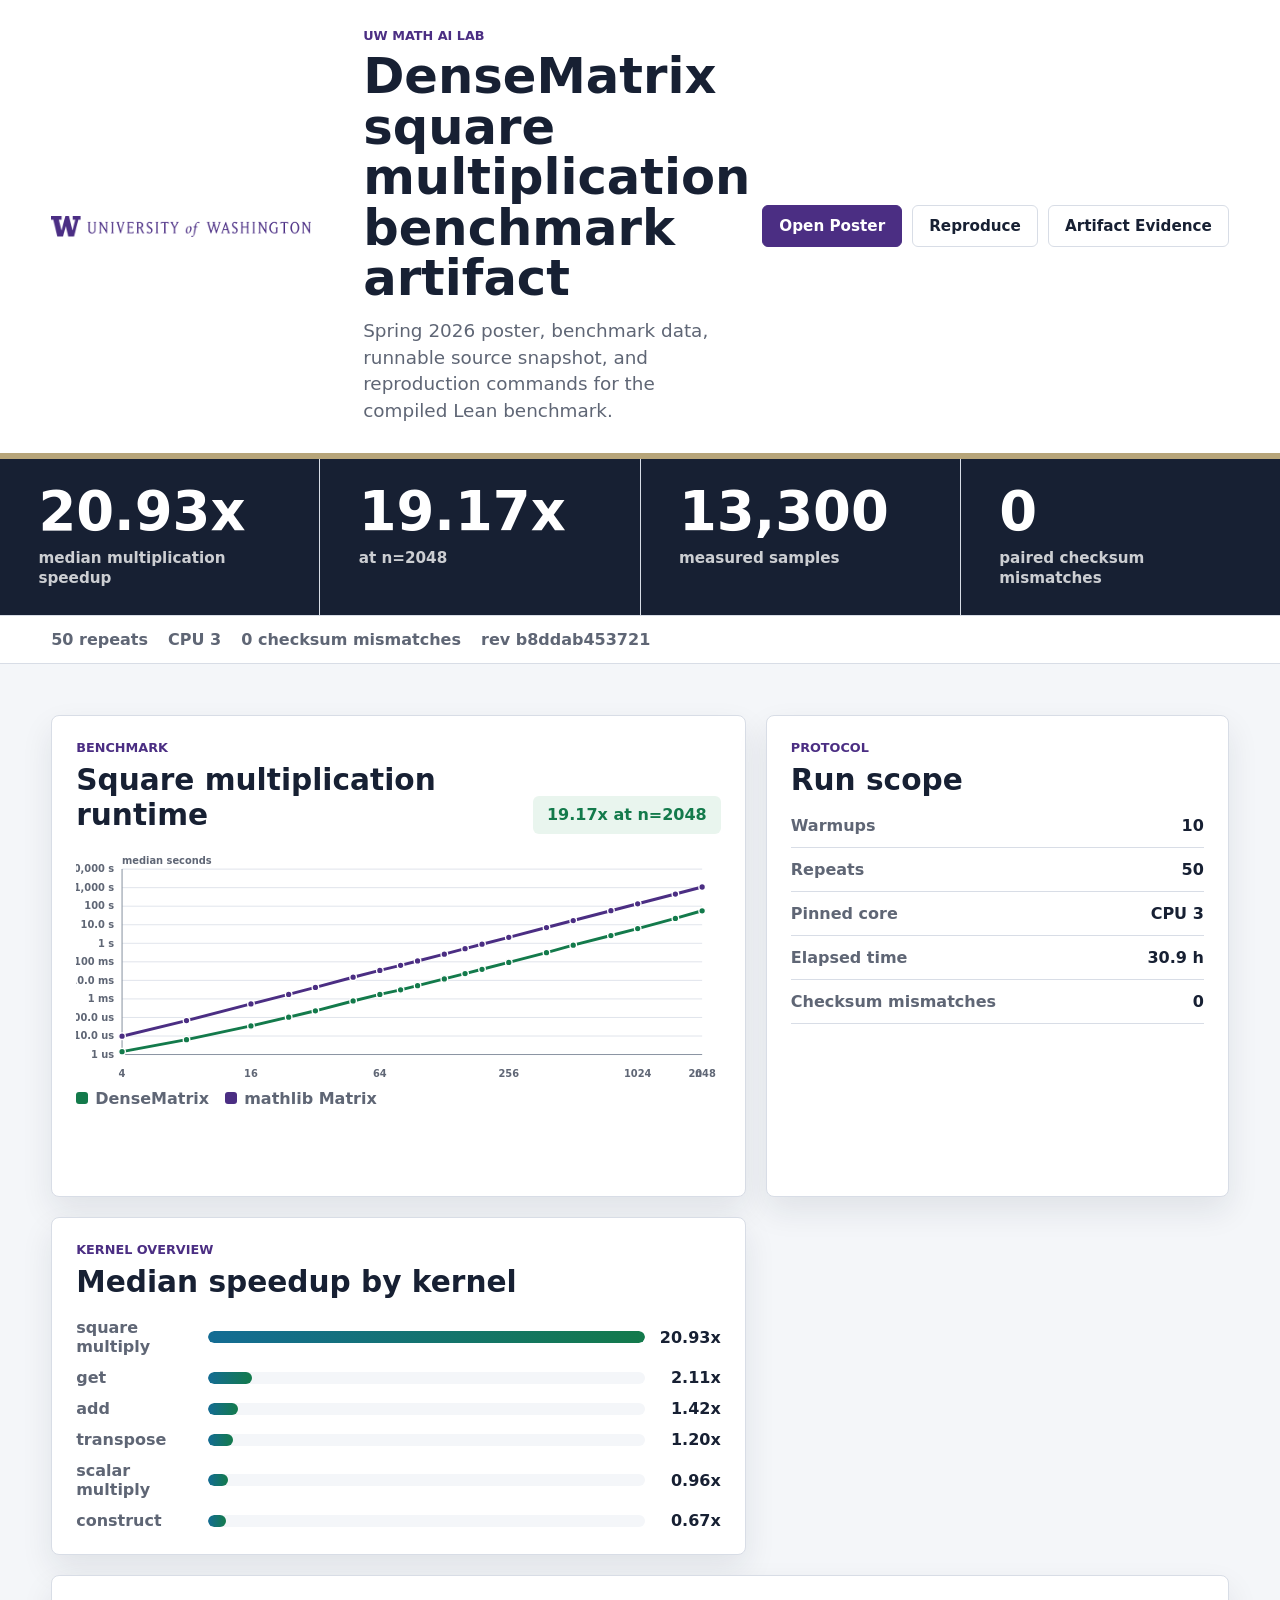
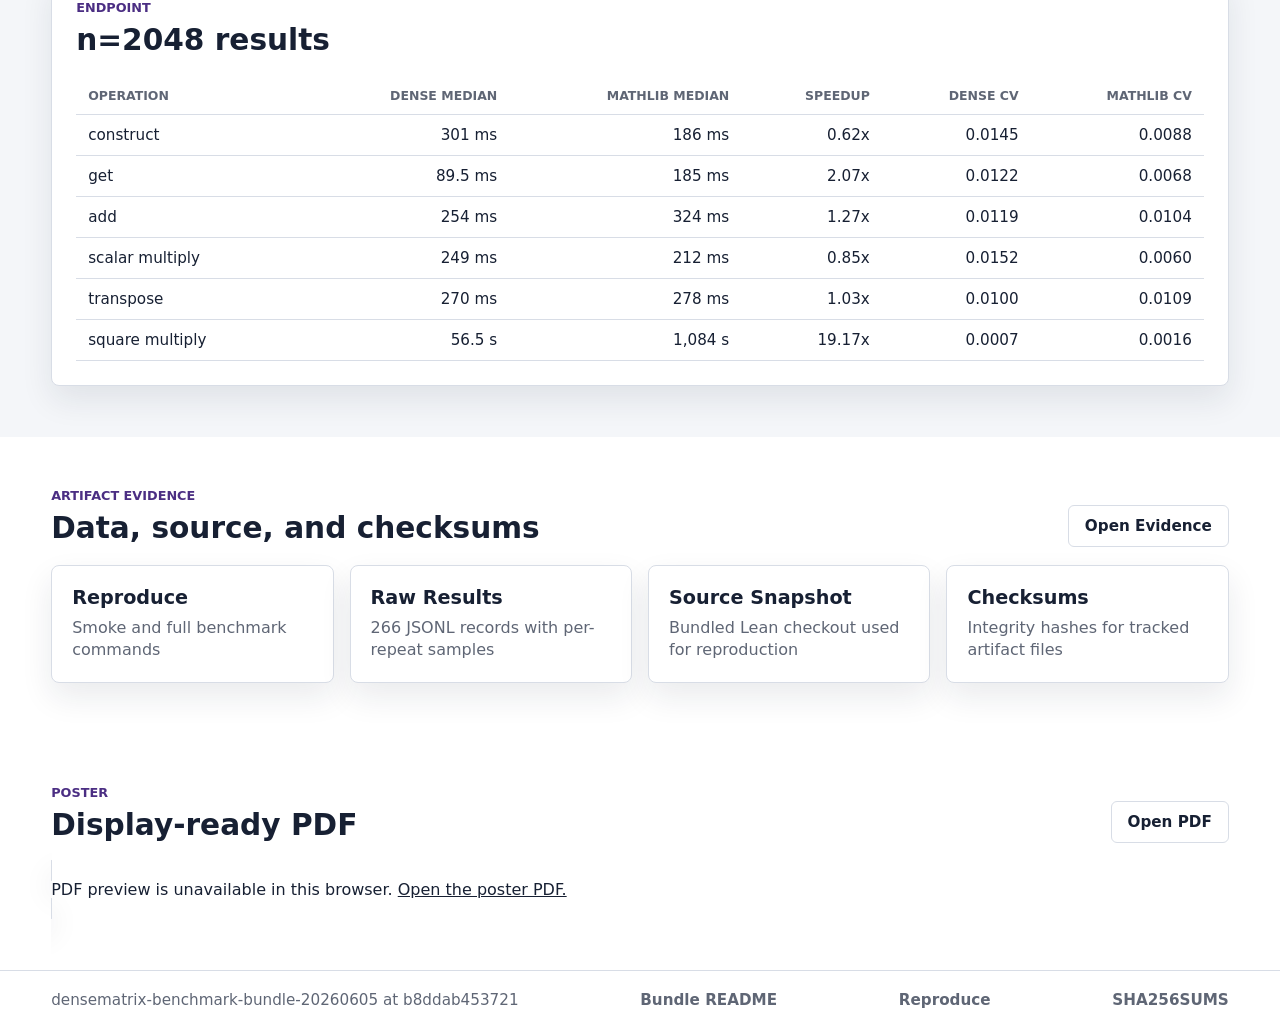
<file: index.html>
<!doctype html>
<html lang="en">
  <head>
    <meta charset="utf-8" />
    <meta name="viewport" content="width=device-width, initial-scale=1" />
    <title>DenseMatrix Poster, UW 2026 Spring</title>
    <link rel="stylesheet" href="./styles.css" />
  </head>
  <body>
    <header class="site-header">
      <img
        class="uw-signature"
        src="./assets/uw-signature-left-purple.png"
        alt="University of Washington"
      />
      <div class="header-copy">
        <p class="eyebrow">UW Math AI Lab</p>
        <h1>DenseMatrix square multiplication benchmark artifact</h1>
        <p class="lead">
          Spring 2026 poster, benchmark data, runnable source snapshot, and
          reproduction commands for the compiled Lean benchmark.
        </p>
      </div>
      <nav class="header-actions" aria-label="Primary links">
        <a class="button primary" href="./densematrix-poster-2026sp.pdf#zoom=page-width">Open Poster</a>
        <a class="button" href="./REPRODUCE.md">Reproduce</a>
        <a class="button" href="./artifact.html">Artifact Evidence</a>
      </nav>
    </header>

    <main>
      <section class="summary-band" aria-label="Benchmark summary">
        <div class="metric">
          <span id="metric-speedup">--x</span>
          <strong>median multiplication speedup</strong>
        </div>
        <div class="metric">
          <span id="metric-endpoint-summary">--x</span>
          <strong>at n=2048</strong>
        </div>
        <div class="metric">
          <span id="metric-samples">--</span>
          <strong>measured samples</strong>
        </div>
        <div class="metric">
          <span id="metric-mismatches-summary">--</span>
          <strong>paired checksum mismatches</strong>
        </div>
      </section>

      <section class="evidence-strip" aria-label="Benchmark evidence">
        <span id="evidence-repeats">-- repeats</span>
        <span id="evidence-core">CPU --</span>
        <span id="evidence-mismatches">-- checksum mismatches</span>
        <span id="evidence-rev">rev --</span>
      </section>

      <section class="content-grid" aria-label="Benchmark details">
        <article class="panel chart-panel">
          <div class="section-heading">
            <div>
              <p class="eyebrow">Benchmark</p>
              <h2>Square multiplication runtime</h2>
            </div>
            <span id="metric-endpoint" class="status-pill">--x at n=2048</span>
          </div>
          <div id="runtime-chart" class="chart-shell"></div>
        </article>

        <article class="panel">
          <p class="eyebrow">Protocol</p>
          <h2>Run scope</h2>
          <dl class="fact-list">
            <div><dt>Warmups</dt><dd id="fact-warmups">--</dd></div>
            <div><dt>Repeats</dt><dd id="fact-repeats">--</dd></div>
            <div><dt>Pinned core</dt><dd id="fact-core">--</dd></div>
            <div><dt>Elapsed time</dt><dd id="fact-hours">--</dd></div>
            <div><dt>Checksum mismatches</dt><dd id="fact-mismatches">--</dd></div>
          </dl>
        </article>

        <article class="panel">
          <p class="eyebrow">Kernel overview</p>
          <h2>Median speedup by kernel</h2>
          <div id="operation-summary" class="bar-list"></div>
        </article>

        <article class="panel full-panel">
          <p class="eyebrow">Endpoint</p>
          <h2>n=2048 results</h2>
          <div id="endpoint-table" class="table-wrap"></div>
        </article>
      </section>

      <section class="artifact-links" aria-label="Artifact evidence links">
        <div class="section-heading">
          <div>
            <p class="eyebrow">Artifact evidence</p>
            <h2>Data, source, and checksums</h2>
          </div>
          <a class="button" href="./artifact.html">Open Evidence</a>
        </div>
        <div class="download-grid compact-grid">
          <a href="./REPRODUCE.md">
            <strong>Reproduce</strong>
            <span>Smoke and full benchmark commands</span>
          </a>
          <a href="./densematrix-benchmark-bundle-20260605/data/results.jsonl">
            <strong>Raw Results</strong>
            <span>266 JSONL records with per-repeat samples</span>
          </a>
          <a href="./densematrix-benchmark-bundle-20260605/repo/README.md">
            <strong>Source Snapshot</strong>
            <span>Bundled Lean checkout used for reproduction</span>
          </a>
          <a href="./SHA256SUMS">
            <strong>Checksums</strong>
            <span>Integrity hashes for tracked artifact files</span>
          </a>
        </div>
      </section>

      <section class="poster-frame" aria-label="Poster preview">
        <div class="section-heading">
          <div>
            <p class="eyebrow">Poster</p>
            <h2>Display-ready PDF</h2>
          </div>
          <a class="button" href="./densematrix-poster-2026sp.pdf#zoom=page-width">Open PDF</a>
        </div>
        <object
          class="pdf-object"
          data="./densematrix-poster-2026sp.pdf#zoom=page-width"
          type="application/pdf"
        >
          <p>
            PDF preview is unavailable in this browser.
            <a href="./densematrix-poster-2026sp.pdf#zoom=page-width">Open the poster PDF.</a>
          </p>
        </object>
      </section>
    </main>

    <footer class="site-footer">
      <span id="source-line">Loading benchmark artifact.</span>
      <a href="./densematrix-benchmark-bundle-20260605/README.md">Bundle README</a>
      <a href="./REPRODUCE.md">Reproduce</a>
      <a href="./SHA256SUMS">SHA256SUMS</a>
    </footer>

    <script src="./data/poster-data.js"></script>
    <script src="./poster.js"></script>
  </body>
</html>
</file>
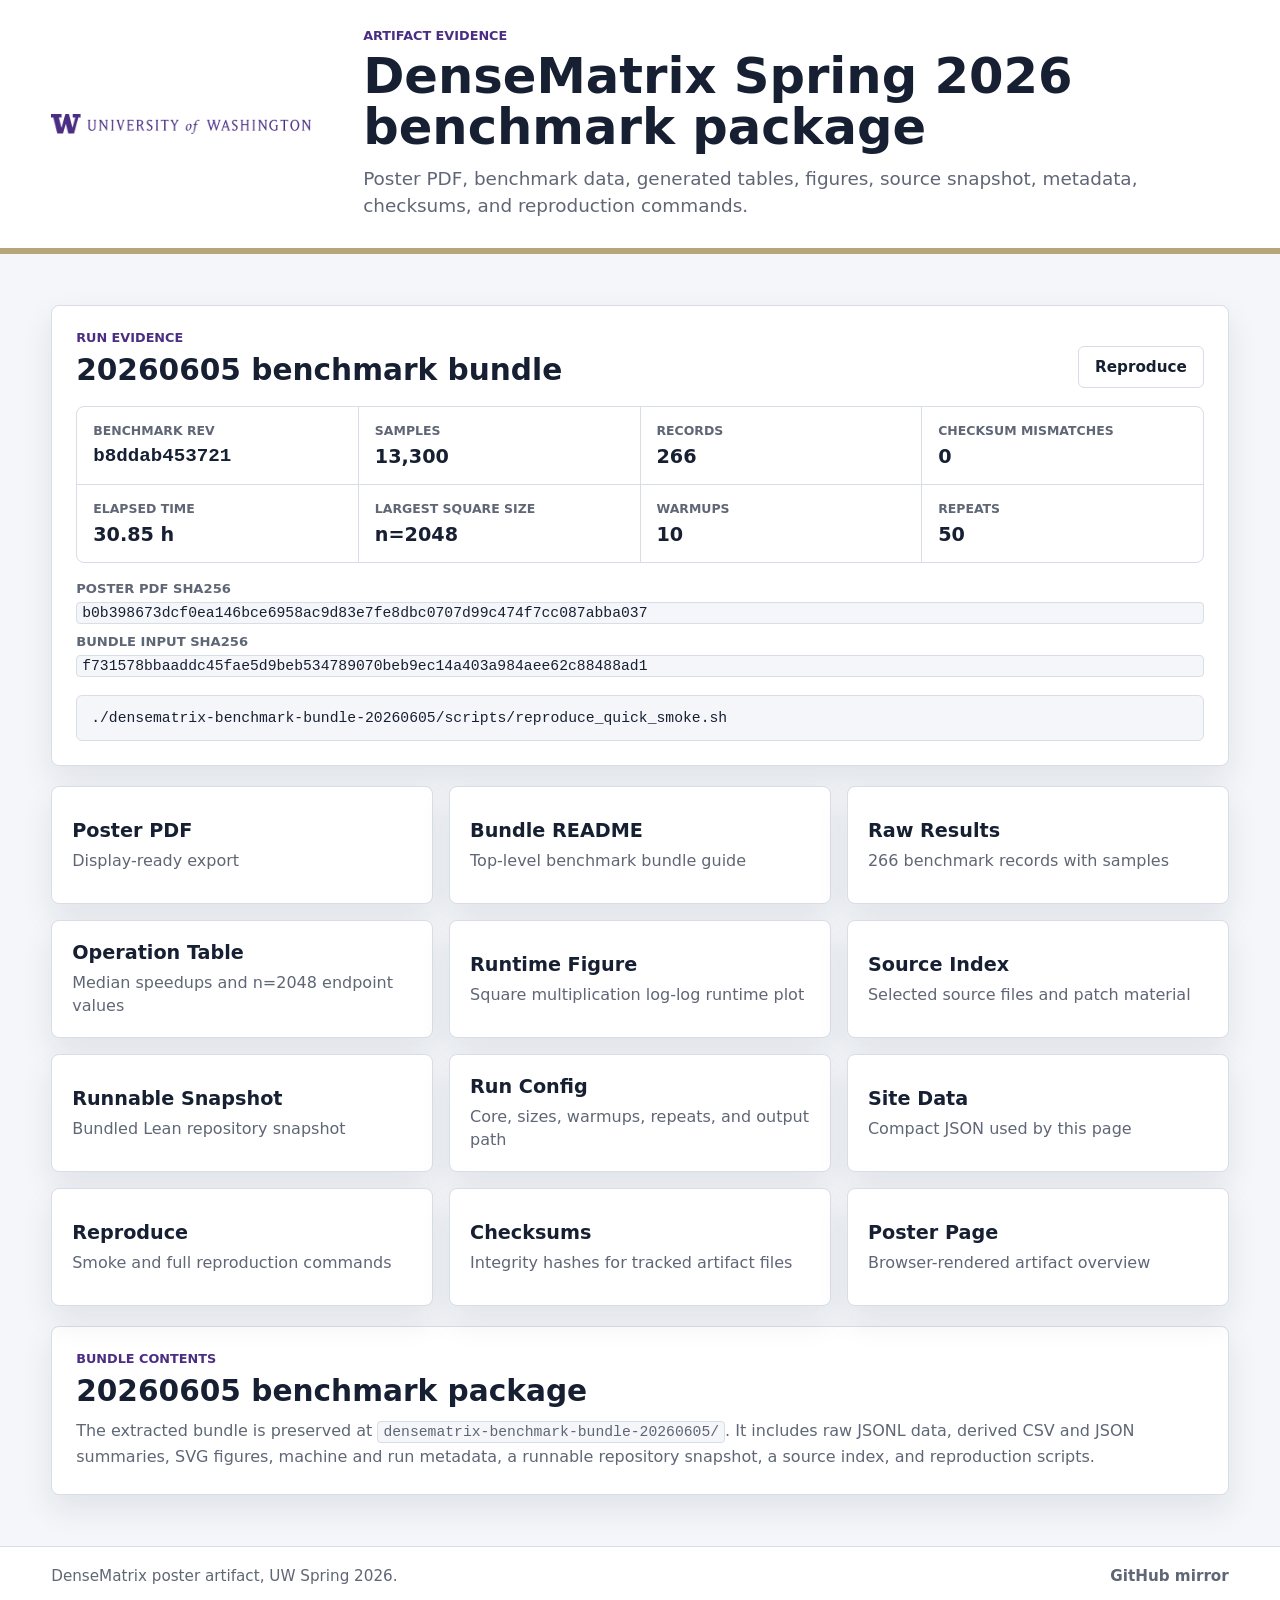
<file: artifact.html>
<!doctype html>
<html lang="en">
  <head>
    <meta charset="utf-8" />
    <meta name="viewport" content="width=device-width, initial-scale=1" />
    <title>DenseMatrix Public Artifact, UW 2026 Spring</title>
    <link rel="stylesheet" href="./styles.css" />
  </head>
  <body>
    <header class="site-header compact-header">
      <img
        class="uw-signature"
        src="./assets/uw-signature-left-purple.png"
        alt="University of Washington"
      />
      <div class="header-copy">
        <p class="eyebrow">Artifact evidence</p>
        <h1>DenseMatrix Spring 2026 benchmark package</h1>
        <p class="lead">
          Poster PDF, benchmark data, generated tables, figures, source snapshot,
          metadata, checksums, and reproduction commands.
        </p>
      </div>
    </header>

    <main class="artifact-main">
      <section class="evidence-panel" aria-label="Run evidence">
        <div class="section-heading">
          <div>
            <p class="eyebrow">Run evidence</p>
            <h2>20260605 benchmark bundle</h2>
          </div>
          <a class="button" href="./REPRODUCE.md">Reproduce</a>
        </div>
        <dl class="evidence-grid">
          <div>
            <dt>Benchmark rev</dt>
            <dd class="mono-value">b8ddab453721</dd>
          </div>
          <div>
            <dt>Samples</dt>
            <dd>13,300</dd>
          </div>
          <div>
            <dt>Records</dt>
            <dd>266</dd>
          </div>
          <div>
            <dt>Checksum mismatches</dt>
            <dd>0</dd>
          </div>
          <div>
            <dt>Elapsed time</dt>
            <dd>30.85 h</dd>
          </div>
          <div>
            <dt>Largest square size</dt>
            <dd>n=2048</dd>
          </div>
          <div>
            <dt>Warmups</dt>
            <dd>10</dd>
          </div>
          <div>
            <dt>Repeats</dt>
            <dd>50</dd>
          </div>
        </dl>
        <div class="hash-list" aria-label="Artifact hashes">
          <div>
            <span>Poster PDF SHA256</span>
            <code>b0b398673dcf0ea146bce6958ac9d83e7fe8dbc0707d99c474f7cc087abba037</code>
          </div>
          <div>
            <span>Bundle input SHA256</span>
            <code>f731578bbaaddc45fae5d9beb534789070beb9ec14a403a984aee62c88488ad1</code>
          </div>
        </div>
        <pre class="command-line"><code>./densematrix-benchmark-bundle-20260605/scripts/reproduce_quick_smoke.sh</code></pre>
      </section>

      <section class="download-grid" aria-label="Artifact files">
        <a href="./densematrix-poster-2026sp.pdf#zoom=page-width">
          <strong>Poster PDF</strong>
          <span>Display-ready export</span>
        </a>
        <a href="./densematrix-benchmark-bundle-20260605/README.md">
          <strong>Bundle README</strong>
          <span>Top-level benchmark bundle guide</span>
        </a>
        <a href="./densematrix-benchmark-bundle-20260605/data/results.jsonl">
          <strong>Raw Results</strong>
          <span>266 benchmark records with samples</span>
        </a>
        <a href="./densematrix-benchmark-bundle-20260605/tables/operation_summary.csv">
          <strong>Operation Table</strong>
          <span>Median speedups and n=2048 endpoint values</span>
        </a>
        <a href="./densematrix-benchmark-bundle-20260605/figures/mul_square_runtime_loglog.svg">
          <strong>Runtime Figure</strong>
          <span>Square multiplication log-log runtime plot</span>
        </a>
        <a href="./densematrix-benchmark-bundle-20260605/source/README.md">
          <strong>Source Index</strong>
          <span>Selected source files and patch material</span>
        </a>
        <a href="./densematrix-benchmark-bundle-20260605/repo/README.md">
          <strong>Runnable Snapshot</strong>
          <span>Bundled Lean repository snapshot</span>
        </a>
        <a href="./densematrix-benchmark-bundle-20260605/metadata/run-config.txt">
          <strong>Run Config</strong>
          <span>Core, sizes, warmups, repeats, and output path</span>
        </a>
        <a href="./data/poster-data.json">
          <strong>Site Data</strong>
          <span>Compact JSON used by this page</span>
        </a>
        <a href="./REPRODUCE.md">
          <strong>Reproduce</strong>
          <span>Smoke and full reproduction commands</span>
        </a>
        <a href="./SHA256SUMS">
          <strong>Checksums</strong>
          <span>Integrity hashes for tracked artifact files</span>
        </a>
        <a href="./">
          <strong>Poster Page</strong>
          <span>Browser-rendered artifact overview</span>
        </a>
      </section>

      <section class="panel">
        <p class="eyebrow">Bundle contents</p>
        <h2>20260605 benchmark package</h2>
        <p class="body-copy">
          The extracted bundle is preserved at
          <code>densematrix-benchmark-bundle-20260605/</code>. It includes raw
          JSONL data, derived CSV and JSON summaries, SVG figures, machine and
          run metadata, a runnable repository snapshot, a source index, and
          reproduction scripts.
        </p>
      </section>
    </main>

    <footer class="site-footer">
      <span>DenseMatrix poster artifact, UW Spring 2026.</span>
      <a href="https://github.com/JJYYY-JJY/uw-math-ai-densematrix-poster-2026sp">
        GitHub mirror
      </a>
    </footer>
  </body>
</html>
</file>
<file: styles.css>
:root {
  --purple: #4b2e83;
  --gold: #b7a57a;
  --ink: #172033;
  --muted: #5f6675;
  --paper: #ffffff;
  --wash: #f4f6f9;
  --line: #d8dde6;
  --green: #137a4b;
  --blue: #146c94;
  --orange: #b86b16;
  --red: #b42318;
  --shadow: 0 14px 32px rgba(23, 32, 51, 0.09);
}

* {
  box-sizing: border-box;
}

html {
  background: var(--wash);
}

body {
  margin: 0;
  color: var(--ink);
  font-family:
    Inter, ui-sans-serif, system-ui, -apple-system, BlinkMacSystemFont, "Segoe UI",
    sans-serif;
  letter-spacing: 0;
}

a {
  color: inherit;
}

code {
  padding: 2px 5px;
  border: 1px solid var(--line);
  border-radius: 4px;
  background: var(--wash);
  font-family: ui-monospace, SFMono-Regular, Menlo, Consolas, monospace;
  font-size: 0.92em;
}

.site-header {
  display: grid;
  grid-template-columns: 280px minmax(0, 1fr) auto;
  gap: 32px;
  align-items: center;
  padding: 28px clamp(20px, 4vw, 64px);
  border-bottom: 6px solid var(--gold);
  background: var(--paper);
}

.compact-header {
  grid-template-columns: 280px minmax(0, 1fr);
}

.uw-signature {
  width: 260px;
  max-width: 100%;
  height: auto;
  display: block;
}

.header-copy {
  min-width: 0;
}

.eyebrow {
  margin: 0 0 8px;
  color: var(--purple);
  font-size: 0.8rem;
  font-weight: 800;
  text-transform: uppercase;
}

h1,
h2,
p {
  margin: 0;
}

h1 {
  max-width: 1000px;
  font-size: 3.1rem;
  line-height: 1.02;
  font-weight: 850;
}

h2 {
  font-size: 1.85rem;
  line-height: 1.2;
}

.lead {
  max-width: 840px;
  margin-top: 14px;
  color: var(--muted);
  font-size: 1.15rem;
  line-height: 1.45;
}

.body-copy {
  color: var(--muted);
  font-size: 1rem;
  line-height: 1.6;
}

.panel > h2 {
  margin-bottom: 8px;
}

.header-actions {
  display: flex;
  gap: 10px;
  align-items: center;
}

.button {
  min-height: 42px;
  display: inline-flex;
  align-items: center;
  justify-content: center;
  padding: 0 16px;
  border: 1px solid var(--line);
  border-radius: 6px;
  background: var(--paper);
  color: var(--ink);
  font-size: 0.95rem;
  font-weight: 800;
  text-decoration: none;
  white-space: nowrap;
}

.button.primary {
  border-color: var(--purple);
  background: var(--purple);
  color: var(--paper);
}

.summary-band {
  display: grid;
  grid-template-columns: repeat(4, minmax(0, 1fr));
  gap: 1px;
  background: var(--line);
  border-bottom: 1px solid var(--line);
}

.metric {
  min-width: 0;
  padding: 26px clamp(20px, 3vw, 44px);
  background: var(--ink);
  color: var(--paper);
}

.metric span {
  display: block;
  font-size: 3.4rem;
  line-height: 1;
  font-weight: 900;
}

.metric strong {
  display: block;
  margin-top: 10px;
  color: rgba(255, 255, 255, 0.78);
  font-size: 0.95rem;
  line-height: 1.3;
}

.evidence-strip {
  display: flex;
  flex-wrap: wrap;
  gap: 10px 20px;
  align-items: center;
  padding: 14px clamp(20px, 4vw, 64px);
  border-bottom: 1px solid var(--line);
  background: var(--paper);
  color: var(--muted);
  font-weight: 800;
}

.evidence-strip span {
  min-width: 0;
}

.poster-frame,
.artifact-links,
.artifact-main,
.content-grid {
  padding: clamp(20px, 4vw, 64px);
}

.poster-frame,
.artifact-links {
  background: var(--paper);
}

.section-heading {
  display: flex;
  gap: 16px;
  align-items: end;
  justify-content: space-between;
  margin-bottom: 18px;
}

.pdf-object {
  width: 100%;
  min-height: min(72vh, 900px);
  border: 1px solid var(--line);
  border-radius: 8px;
  background: var(--wash);
  box-shadow: var(--shadow);
}

.content-grid {
  display: grid;
  grid-template-columns: minmax(0, 1.2fr) minmax(320px, 0.8fr);
  gap: 20px;
  background: var(--wash);
}

.panel {
  min-width: 0;
  padding: 24px;
  border: 1px solid var(--line);
  border-radius: 8px;
  background: var(--paper);
  box-shadow: var(--shadow);
}

.full-panel {
  grid-column: 1 / -1;
}

.status-pill {
  min-height: 38px;
  display: inline-flex;
  align-items: center;
  padding: 0 14px;
  border-radius: 6px;
  background: #e9f5ee;
  color: var(--green);
  font-weight: 850;
  white-space: nowrap;
}

.chart-shell {
  min-height: 320px;
}

.chart-shell svg {
  width: 100%;
  height: auto;
  display: block;
}

.chart-grid line {
  stroke: var(--line);
  stroke-width: 1.2;
}

.chart-grid text,
.x-labels text,
.axis-title {
  fill: var(--muted);
  font-size: 15px;
  font-weight: 750;
}

.axis {
  stroke: #8c95a3;
  stroke-width: 1.6;
}

.series {
  fill: none;
  stroke-linecap: round;
  stroke-linejoin: round;
  stroke-width: 4.5;
}

.series.dense {
  stroke: var(--green);
}

.series.mathlib {
  stroke: var(--purple);
}

.points.dense circle {
  fill: var(--green);
  stroke: var(--paper);
  stroke-width: 2;
}

.points.mathlib circle {
  fill: var(--purple);
  stroke: var(--paper);
  stroke-width: 2;
}

.legend {
  display: flex;
  flex-wrap: wrap;
  gap: 16px;
  color: var(--muted);
  font-weight: 750;
}

.legend span {
  display: inline-flex;
  gap: 7px;
  align-items: center;
}

.legend i {
  width: 12px;
  height: 12px;
  display: inline-block;
  border-radius: 3px;
}

.legend-dense {
  background: var(--green);
}

.legend-mathlib {
  background: var(--purple);
}

.fact-list {
  display: grid;
  gap: 12px;
  margin: 18px 0 0;
}

.fact-list div {
  display: flex;
  align-items: center;
  justify-content: space-between;
  gap: 18px;
  padding-bottom: 12px;
  border-bottom: 1px solid var(--line);
}

.fact-list dt {
  color: var(--muted);
  font-weight: 750;
}

.fact-list dd {
  margin: 0;
  font-weight: 850;
}

.bar-list {
  display: grid;
  gap: 12px;
  margin-top: 18px;
}

.bar-row {
  display: grid;
  grid-template-columns: 120px minmax(80px, 1fr) 64px;
  gap: 12px;
  align-items: center;
}

.bar-label {
  color: var(--muted);
  font-weight: 800;
}

.bar-track {
  height: 12px;
  overflow: hidden;
  border-radius: 999px;
  background: var(--wash);
}

.bar-track span {
  height: 100%;
  display: block;
  border-radius: inherit;
  background: linear-gradient(90deg, var(--blue), var(--green));
}

.bar-row strong {
  text-align: right;
}

.table-wrap {
  width: 100%;
  overflow-x: auto;
  margin-top: 18px;
}

table {
  width: 100%;
  border-collapse: collapse;
  font-size: 0.95rem;
}

th,
td {
  padding: 11px 12px;
  border-bottom: 1px solid var(--line);
  text-align: right;
  white-space: nowrap;
}

th:first-child,
td:first-child {
  text-align: left;
}

th {
  color: var(--muted);
  font-size: 0.78rem;
  text-transform: uppercase;
}

.download-grid {
  display: grid;
  grid-template-columns: repeat(3, minmax(0, 1fr));
  gap: 16px;
  margin-bottom: 20px;
}

.download-grid a {
  min-height: 118px;
  display: grid;
  align-content: center;
  gap: 8px;
  padding: 20px;
  border: 1px solid var(--line);
  border-radius: 8px;
  background: var(--paper);
  color: var(--ink);
  text-decoration: none;
  box-shadow: var(--shadow);
}

.download-grid strong {
  font-size: 1.2rem;
}

.download-grid span {
  color: var(--muted);
  line-height: 1.4;
}

.compact-grid {
  grid-template-columns: repeat(4, minmax(0, 1fr));
  margin-bottom: 0;
}

.evidence-panel {
  min-width: 0;
  margin-bottom: 20px;
  padding: 24px;
  border: 1px solid var(--line);
  border-radius: 8px;
  background: var(--paper);
  box-shadow: var(--shadow);
}

.evidence-grid {
  display: grid;
  grid-template-columns: repeat(4, minmax(0, 1fr));
  gap: 1px;
  overflow: hidden;
  margin: 18px 0;
  padding: 0;
  border: 1px solid var(--line);
  border-radius: 8px;
  background: var(--line);
}

.evidence-grid div {
  min-width: 0;
  padding: 16px;
  background: var(--paper);
}

.evidence-grid dt {
  color: var(--muted);
  font-size: 0.78rem;
  font-weight: 800;
  text-transform: uppercase;
}

.evidence-grid dd {
  margin: 7px 0 0;
  color: var(--ink);
  font-size: 1.2rem;
  font-weight: 850;
}

.mono-value,
.hash-list code,
.command-line code {
  font-family: ui-monospace, SFMono-Regular, Menlo, Consolas, monospace;
}

.hash-list {
  display: grid;
  gap: 10px;
  margin-top: 18px;
}

.hash-list div {
  display: grid;
  gap: 6px;
}

.hash-list span {
  color: var(--muted);
  font-size: 0.82rem;
  font-weight: 800;
  text-transform: uppercase;
}

.hash-list code {
  overflow-wrap: anywhere;
}

.command-line {
  overflow-wrap: anywhere;
  overflow-x: hidden;
  margin: 18px 0 0;
  padding: 14px;
  border: 1px solid var(--line);
  border-radius: 6px;
  background: var(--wash);
  white-space: pre-wrap;
  word-break: break-word;
}

.command-line code {
  padding: 0;
  border: 0;
  background: transparent;
  font-size: 0.92rem;
  white-space: inherit;
}

.site-footer {
  display: flex;
  flex-wrap: wrap;
  gap: 18px;
  align-items: center;
  justify-content: space-between;
  padding: 20px clamp(20px, 4vw, 64px);
  border-top: 1px solid var(--line);
  background: var(--paper);
  color: var(--muted);
  font-size: 0.95rem;
}

.site-footer a {
  font-weight: 800;
  text-decoration: none;
}

@media (max-width: 980px) {
  .site-header,
  .compact-header {
    grid-template-columns: 1fr;
  }

  h1 {
    font-size: 2.7rem;
  }

  h2 {
    font-size: 1.55rem;
  }

  .header-actions {
    justify-content: start;
  }

  .summary-band {
    grid-template-columns: repeat(2, minmax(0, 1fr));
  }

  .content-grid,
  .download-grid {
    grid-template-columns: 1fr;
  }

  .evidence-grid {
    grid-template-columns: repeat(2, minmax(0, 1fr));
  }

  .section-heading {
    align-items: start;
    flex-direction: column;
  }

  .pdf-object {
    min-height: 62vh;
  }
}

@media (max-width: 620px) {
  .site-header {
    gap: 20px;
    padding: 22px 18px;
  }

  .uw-signature {
    width: 210px;
  }

  h1 {
    font-size: 2.05rem;
    line-height: 1.08;
  }

  h2 {
    font-size: 1.32rem;
  }

  .lead,
  .body-copy {
    font-size: 0.98rem;
  }

  .metric {
    padding: 18px 16px;
  }

  .metric span {
    font-size: 2.15rem;
  }

  .metric strong {
    font-size: 0.82rem;
  }

  .evidence-strip {
    padding: 12px 18px;
    font-size: 0.9rem;
  }

  .poster-frame,
  .artifact-links,
  .artifact-main,
  .content-grid {
    padding: 20px 18px;
  }

  .panel,
  .evidence-panel {
    padding: 18px;
  }

  .pdf-object {
    display: none;
  }

  .bar-row {
    grid-template-columns: 1fr 56px;
  }

  .bar-track {
    grid-column: 1 / -1;
    grid-row: 2;
  }

  .header-actions {
    flex-direction: column;
    align-items: stretch;
  }

  .download-grid a {
    min-height: 104px;
  }
}

@media (max-width: 380px) {
  .metric span {
    font-size: 1.9rem;
  }

  .metric strong {
    font-size: 0.78rem;
  }
}
</file>
